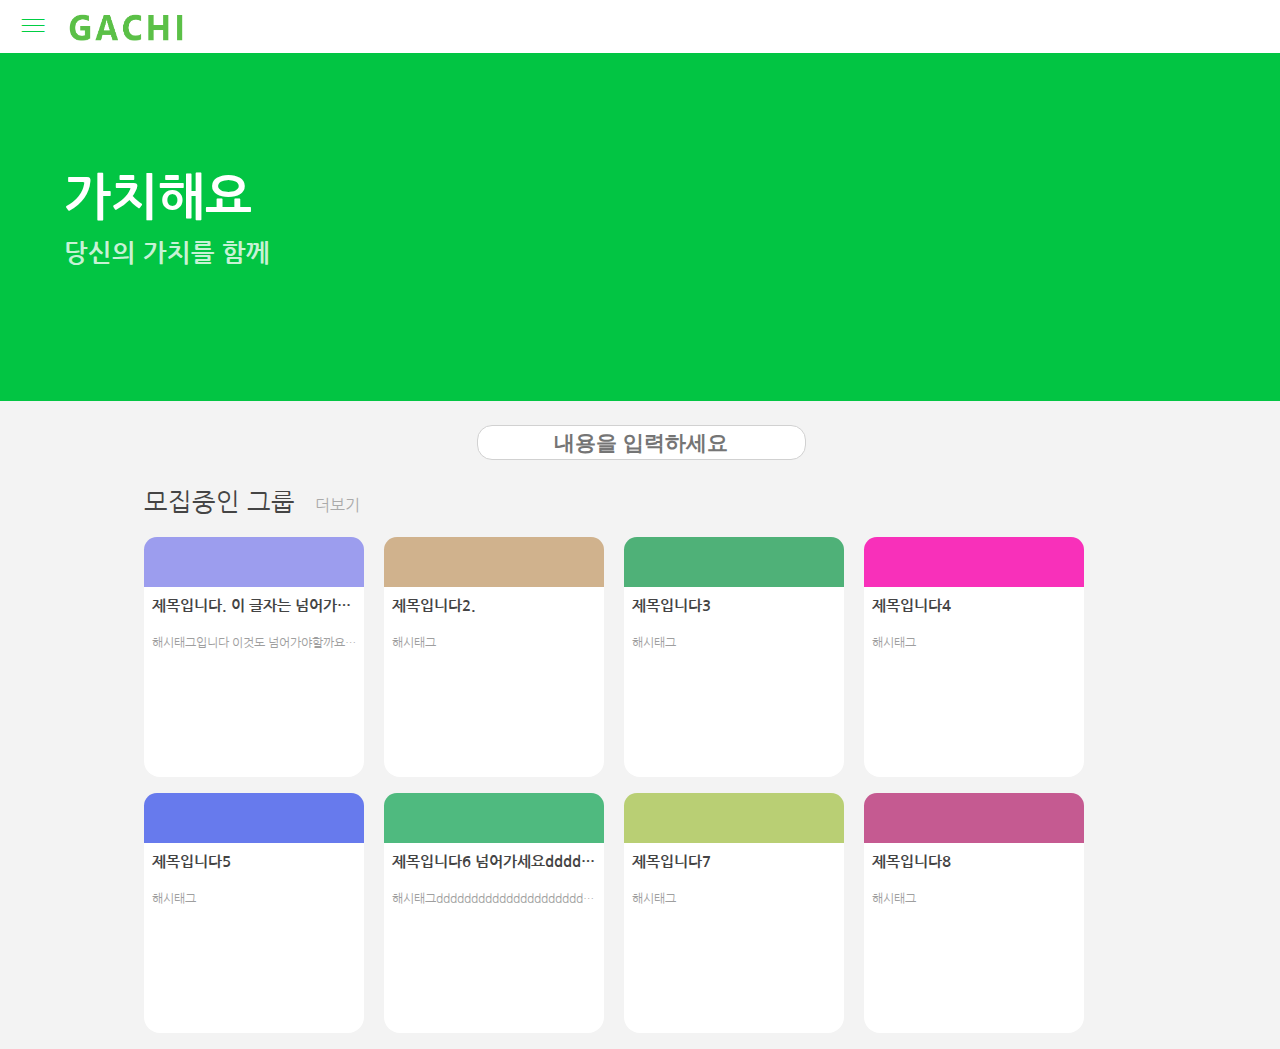
<file: index.html>
<!DOCTYPE html>
<html>

<head>
  <meta charset="UTF-8" />
  <link rel="stylesheet" href="styles.css">
  <title>가치해요</title>
</head>

<!--class : css와 같은 서식 / id : js이용시 js~ 사용-->

<body>
  <div class="frame">
    <!--네비게이션-->
    <div class="menu">
      <input type="checkbox" id="toggle">
      <label for="toggle" class="btn">&equiv;</label>
      <label for="toggle" class="closer"></label>
      <img src="img/logo128.png" class="brandLogo" onclick="myHome()">
      <div class="offcanvas">
        <h1></h1>
        <ul>
          <li>
            <a href="index.html">HOME</a>
          </li>
          <li>
            <a href="loginPage.html">로그인</a>
          </li>
          <li>
            <a href="recruitPage.html">그룹 모집</a>
          </li>
          <li>
            <a href="group.html">나의 그룹</a>
          </li>
          <li>
            <a href="schedule.html">일정표</a>
          </li>
        </ul>
      </div>
    </div>

    <!--소개-->
    <section class="introduce">
      <div class="inner">
        <h1>가치해요</h1>
        <p>당신의 가치를 함께</p>
      </div>
    </section>

    <!--게시판-->
    <div class="bullentboard">

      <div class="searchBox">
        <input type="text" placeholder="내용을 입력하세요" class="searchInput" />
      </div>

      <div class="postBox">
        <h1>모집중인 그룹</h1>
        <a id="seeMore" onclick="goRecuitPage()">더보기</a>
        <div class="postCard">
          <ul>
            <li class="card">
              <div class="cardDeco" id="paintCardColor1"></div>
              <p>제목입니다. 이 글자는 넘어가야합니다.</p><a>해시태그입니다 이것도 넘어가야할까요? 고민입니다.</a>
            </li>
            <li class="card">
              <div class="cardDeco" id="paintCardColor2"></div>
              <p>제목입니다2.</p><a>해시태그</a>
            </li>
            <li class="card">
              <div class="cardDeco" id="paintCardColor3"></div>
              <p>제목입니다3</p><a>해시태그</a>
            </li>
            <li class="card">
              <div class="cardDeco" id="paintCardColor4"></div>
              <p>제목입니다4</p><a>해시태그</a>
            </li>
            <li class="card">
              <div class="cardDeco" id="paintCardColor5"></div>
              <p>제목입니다5</p><a>해시태그</a>
            </li>
            <li class="card">
              <div class="cardDeco" id="paintCardColor6"></div>
              <p>제목입니다6 넘어가세요ddddddddddddddddd</p><a>해시태그ddddddddddddddddddddddd</a>
            </li>
            <li class="card">
              <div class="cardDeco" id="paintCardColor7"></div>
              <p>제목입니다7</p><a>해시태그</a>
            </li>
            <li class="card">
              <div class="cardDeco" id="paintCardColor8"></div>
              <p>제목입니다8</p><a>해시태그</a>
            </li>
          </ul>
        </div>

      </div>

    </div>
  </div>

  <script src="click.js"></script>
  <script src="randomCardColor.js"></script>
</body>

</html>
</file>
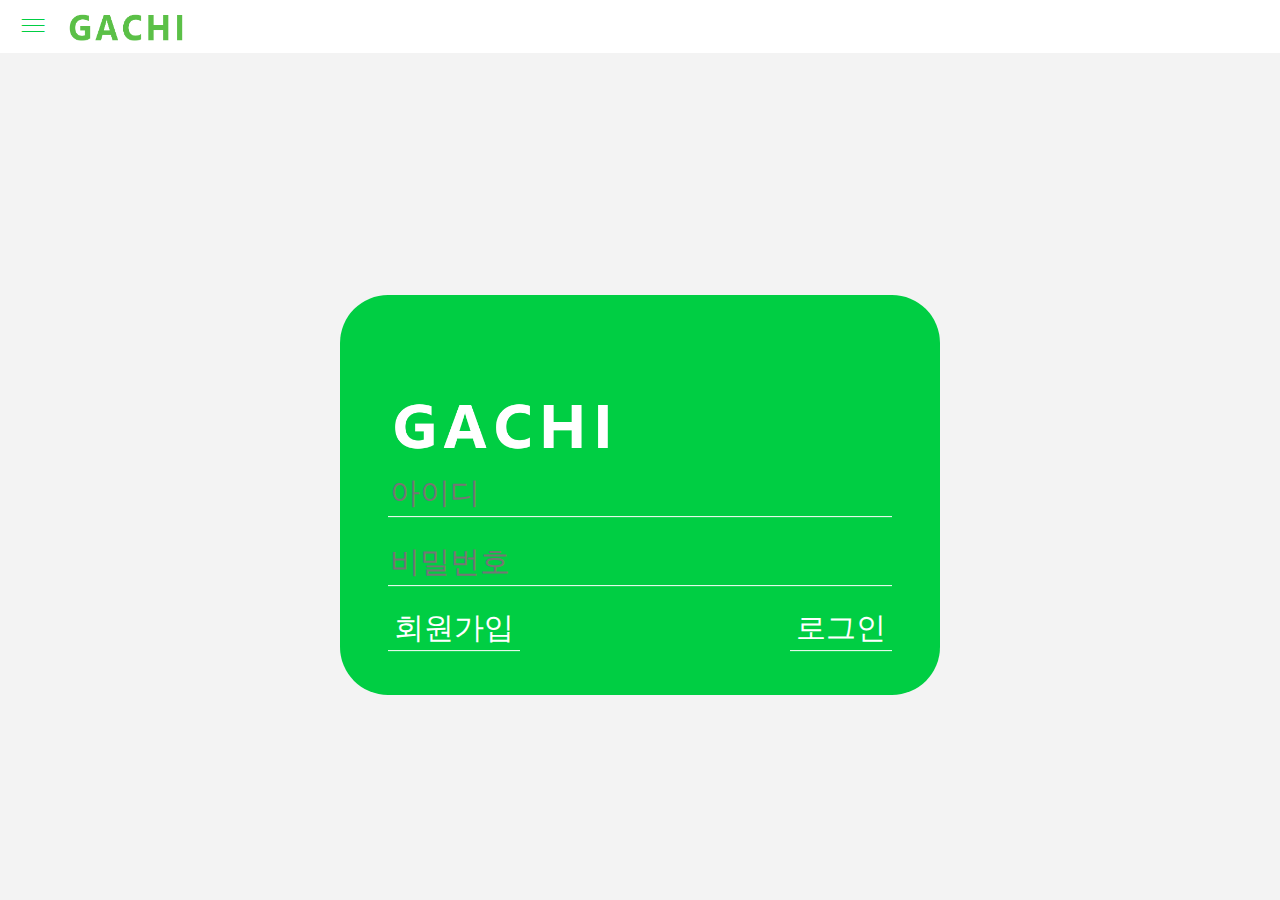
<file: loginPage.html>
<!DOCTYPE html>
<!--로그인페이지-->
<html>

<head>
    <meta charset="UTF-8" />
    <link rel="stylesheet" href="styles.css">
    <title>GACHI_LOGIN</title>
</head>

<body>
    <div class="loginFrame">
        <div class="menu">
            <input type="checkbox" id="toggle">
            <label for="toggle" class="btn">&equiv;</label>
            <label for="toggle" class="closer"></label>
            <img src="img/logo128.png" class="brandLogo" onclick="myHome()">
            <div class="offcanvas">
                <h1></h1>
                <ul>
                    <li>
                        <a href="index.html" id="jsGoHome">HOME</a>
                    </li>
                    <li>
                        <a href="loginPage.html">로그인</a>
                    </li>
                    <li>
                        <a href="recruitPage.html">그룹 모잡</a>
                    </li>
                    <li>
                        <a href="group.html">나의 그룹</a>
                    </li>
                    <li>
                        <a href="schedule.html">일정표</a>
                    </li>
                </ul>
            </div>
        </div>
        <div class="loginBox">
            <div class="loginSection">
                <ul class="loginList">
                    <li><img src="img/logo128White.png" class="LoginBandLogo"></li>
                    <li><input class="inputLogin" type="text" placeholder="아이디" /></li>
                    <li><input class="inputLogin" type="password" placeholder="비밀번호" /></li>
                    <li><button class="enterLogin">로그인</button></li>
                    <li><button class="signUp" onclick="signUpPage()">회원가입</button></li>
                </ul>
            </div>
        </div>
    </div>
    <script src="click.js"></script>
</body>

</html>
</file>
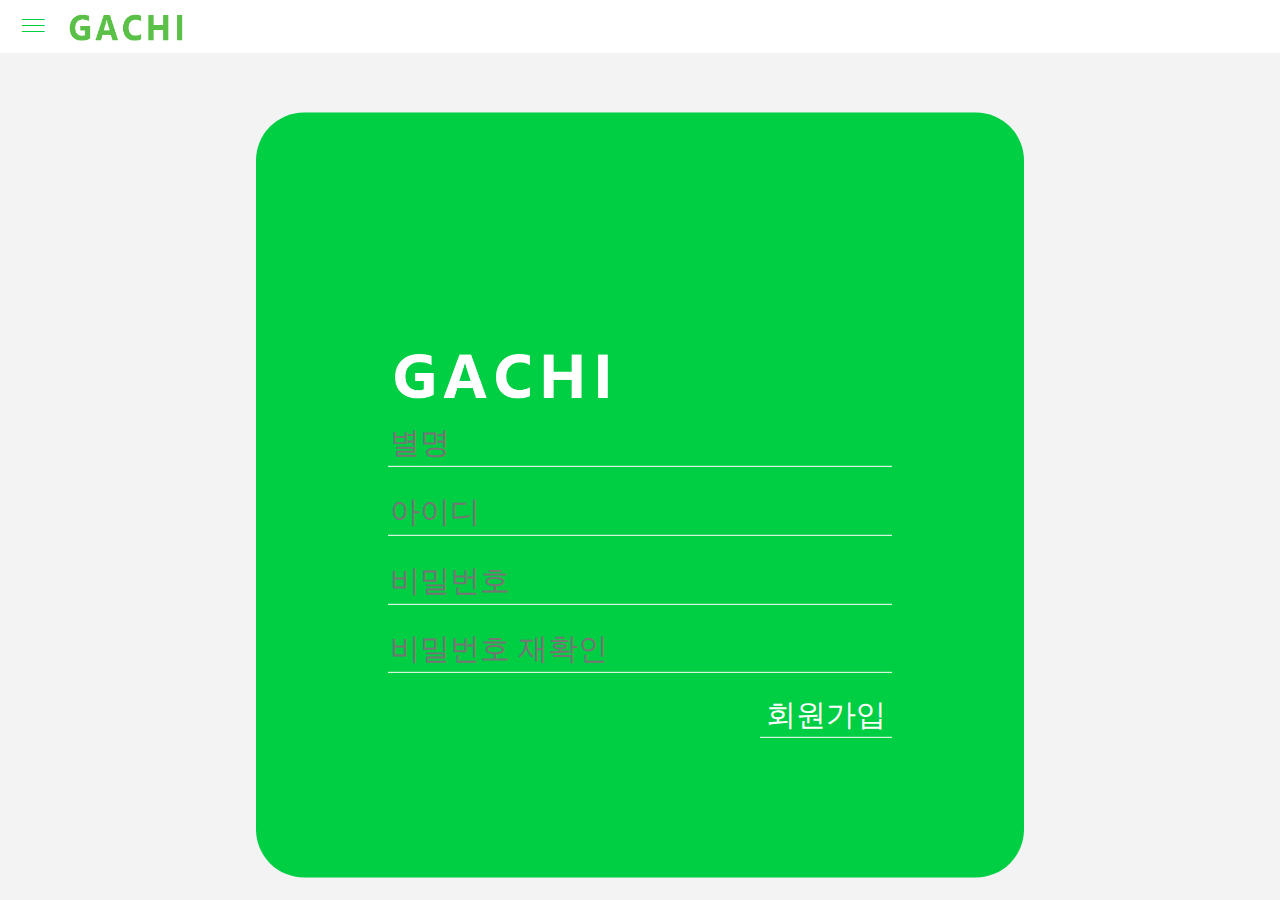
<file: signUp.html>
<!DOCTYPE html>
<!--로그인페이지-->
<html>

<head>
    <meta charset="UTF-8" />
    <link rel="stylesheet" href="styles.css">
    <title>GACHI_SIGNUP</title>
</head>

<body>

    <div class="loginFrame">
        <div class="menu">
            <input type="checkbox" id="toggle">
            <label for="toggle" class="btn">&equiv;</label>
            <label for="toggle" class="closer"></label>
            <img src="img/logo128.png" class="brandLogo" onclick="myHome()">
            <div class="offcanvas">
                <h1></h1>
                <ul>
                    <li>
                        <a href="index.html" id="jsGoHome">HOME</a>
                    </li>
                    <li>
                        <a href="loginPage.html">로그인</a>
                    </li>
                    <li>
                        <a href="group.html">나의 그룹</a>
                    </li>
                    <li>
                        <a href="schedule.html">일정표</a>
                    </li>
                </ul>
            </div>
        </div>
        <div class="loginBox">
            <!-- php 넘겨줌 -->
            <div class="signSection">
                <form action="sign_up.php" method="POST">
                    <ul class="loginList">
                        <li><img src="img/logo128White.png" class="LoginBandLogo"></li>
                        <li><input class="inputLogin" type="text" placeholder="별명" name="u_name" /></li>
                        <li><input class="inputLogin" type="text" placeholder="아이디" name="id" /></li>
                        <li><input class="inputLogin" type="password" id="pwdCheck" onchange="checkPw()"
                                placeholder="비밀번호" name="pwd" /></li>
                        <li><input class="inputLogin" type="password" id="pwdCheckRe" onchange="checkPw()"
                                placeholder="비밀번호 재확인" />
                            <span id="passPw"></span></li>
                        <li><button class="enterLogin" id="activeButton" type="submit" name="submit">회원가입</button></li>
                    </ul>
                </form>
            </div>
        </div>
    </div>
    <script src="click.js"></script>
    <script src="checkPassword.js"></script>

</body>

</html>
</file>
<file: styles.css>
@import url('https://fonts.googleapis.com/css2?family=Nanum+Gothic:wght@800&display=swap');
/*
메인페이지 스타일입니다.
로고 코드 #00ce43
테두리 코드 #d3d3d3
*/

/* 기본설정 */
html, body, div, span, applet, object, iframe, h1, h2, h3, h4, h5, h6, p, blockquote, pre, a, abbr, acronym, address, big, cite, code, del, dfn, em, img, ins, kbd, q, s, samp, small, strike, strong, sub, sup, tt, var, b, u, i, center, dl, dt, dd, ol, ul, li, fieldset, form, label, legend, table, caption, tbody, tfoot, thead, tr, th, td, article, aside, canvas, details, embed, figure, figcaption, footer, header, hgroup, menu, nav, output, ruby, section, summary, time, mark, audio, video {
    margin: 0;
    padding: 0;
    border: 0;
    font-size: 100%;
    font: inherit;
    vertical-align: baseline;
}


body, input, select, textarea {
    font-family: dotumArial, Helvetica, sans-serif;
    font-weight: 400;
    font-size:1rem;
    line-height: 1.50;
}

body {
    font-family: 'Nanum Gothic', sans-serif;
    background-color: rgb(243, 243, 243); /*#ffffff*/
    color: #444444;
    -webkit-text-size-adjust: none;
    min-width: 1000px;
}

/* 메뉴바 */
.menu {
    width: 100%;
    overflow: hidden;
    background-color: #ffffff;
    padding:0px 20px;
    display: flex;
    position: fixed;
    z-index: 1;
}
.menuContainer {
    width: 100%;
    display: flex;
    align-items: center;
}
.brandLogo {
    margin: 0 5px 4px 20px;
    width: 120px;
}
.logoutContainer {
    display: flex;
    margin: 0 2rem 0 auto;
}
#logoutBox {
    display: flex;
    position: relative;
    background-color: inherit;
    outline: none;
    border: 0px;
    border-radius: 20%;
}
#logoutBox:hover {
    cursor: pointer;
    background-color: #c0c0c0;
    transition: 1s;
}
.logoutBtn {
    width: 17px;
}

.brandLogo:hover {
    cursor: pointer;
}
.LoginBandLogo {
    width: 45%;
    height: 45%;
}
#toggle {
    display:none;
}
.btn {
    font-size: 35px;
    color: #00ce43;
    display:inline-block;
    background: none;
    cursor: pointer;
}
.btn:hover {
    transition: 0.5s;
    color: #033d16
}
.closer {
    position:fixed;
    display:none;
    width:100%;
    height:100%;
    top:0;
    bottom:0;
    left:0;
    right:0;
    background:rgba(0,0,0,0.05);
    z-index: 2;
}
#toggle:checked ~ .menu {
    position: unset;
}
#toggle:checked ~ .offcanvas {
    display: block;
    transform:translateX(0);
    transition: transform 0.4s ease-out;
}
#toggle:checked ~ .closer {
    transform:hidden;
    display:block;
    font-size:30px;
}
.offcanvas {
    overflow: hidden;
    min-width: 150px;
    position: fixed;
    z-index: 100;
    display:hidden;
    width:200px;
    top:0;
    left:0;
    bottom:0;
    transform:translateX(-100%);
    transition:transform 0.2s ease-out;
    background:#ffffff;
}
.offcanvas h1 {
    margin:0;
    display:inline-block;
    width:100%;
    height:40px;
    line-height:40px;
    background:rgba(0,0,0,0.0);
    font-size:19px;
    color:#fff;
    text-align:center;
}
.offcanvas ul {
    padding:0;
}
.offcanvas ul li {
    list-style:none;
    display:inlnie-block;
    width:100%;
    height:40px;
    float:left;
    box-sizing:border-box;
    margin:0;
    padding:0 20px;
}
.offcanvas ul li:hover {
    background:rgba(0,0,0,0.05);
}
.offcanvas ul li a {
    display:inline-block;
    width:100%;
    height:40px;
    line-height:40px;
    color:rgb(0, 0, 0);
    text-decoration:none;
}

/* 소개영역 */
.introduce {
    height: auto !important;
    margin: auto;
    margin-top: 0px;
    padding: 10rem 4rem 8rem 4rem;
    background-color: #02c543;
}
.inner h1 {
    text-align : left;
    font-size: 50px;
    font-weight: bold;
    color: rgb(255, 255, 255);
}
.inner p {
    position: relative;
    text-align: left;
    font-size: 25px;
    font-weight: bold;
    color: rgb(255, 255, 255, 0.8);
}
.headerUserName {
    
}

/*게시판 영역*/
.bullentboard {
    width: 85%;
    background-color: rgb(243, 243, 243); /*rgb(243, 243, 243)*/
    position: relative;
    overflow: hidden;
    margin: auto;
}

.searchBox {
    width: 30%;
    margin: 1.5rem auto;
    
}
.searchInput {
    width: 99%;
    height: auto;
    font-size: 1.3rem;
    font-weight: bolder;
    border: thick solid;
    border-width: 1px;
    border-color: rgb(209, 209, 209);
    border-radius: 15px;
    text-align: center;
}
.searchInput:focus {
    outline: none;
}

.postBox {
    position: relative;
    margin: 0 3rem 0 3rem;
    width: 100%;
}
.postBox h1 {
    display: inline;
    font-size: 25px;
}
#seeMore {
    color: #aaaaaa;
    display: inline;
    margin: 0 auto 1em auto;
    margin-left: 1rem;
}
#seeMore:hover {
    cursor:pointer;
    color: #8b8b8b
}

.postCard {
    width: 100%;
    margin-top: 1rem;
}
.card {
    display: inline-block;
    width: 220px;
    height: 240px;
    background-color: rgb(255, 255, 255);
    border: thick solid 1px;
    border-radius: 1rem;
    border-color: #bdbdbd;
    list-style-type: none;
    margin: 0 1rem 1rem 0;
}
.cardDeco {
    position: relative;
    opacity: 0.9;
    width: 100%;
    height: 50px;
    overflow: hidden;
    display: block;
    border-radius: 0.8rem 0.8rem 0 0;
    background-color: #3CB371;
}
.card:hover {
    cursor: pointer;
}
.card p {
    font-weight: bolder;
    font-size: 15px;
}
.card a {
    font-size: 12px;
    color: #9e9e9e;
}
.card p, .card a { /*생략기호 표시 코드*/
    text-overflow: ellipsis;
    white-space: nowrap;
    position: relative;
    display: block;
    overflow: hidden;
    padding: 0.5rem;
}
.cardImg {
    overflow: hidden;
    display: block;
    border-radius: 0.8rem 0.8rem 0 0;
    width: 100%;
    max-height: 150px;
    min-height: 150px;
}
.searchTitle {
    font-weight: bold;
    font-size: 2rem;
    text-align: center;
}

/*
로그인페이지 스타일
*/
.loginFrame {
    width: 100%;
    height: 100%;
}
.loginSection, .signSection {
    width: 600px;
    height: 400px;
    background-color: #00ce43;
    border: thick solid 2px;
    border-color: #01c542;
    border-radius: 3rem;
}
.signSection {
    width: 60%;
    height: 85%;
}
.loginList {
    float:center;
    list-style-type: none;
}
.loginSection, .loginList, .signSection { /*div중앙정렬*/
    position: absolute;
    top: 55%; left: 50%;
    transform: translate(-50%, -50%);
}

.inputLogin {
    margin-bottom: 1.3rem;
    width: 500px;
    color: #ffffff;
}
.inputLogin:focus, .enterLogin:focus, .signUp:focus {
    outline: none;
}
.enterLogin {
    color: #ffffff;
    float: right;
}
.signUp {
    color: #ffffff;
    float: left;
}
.enterLogin:hover, .signUp:hover {
    color: #8b8b8b;
    cursor: pointer;
}
.inputLogin, .enterLogin, .signUp {
    background-color: inherit;
    border: thick solid;
    border-width: 0px 0px 1px 0px;
    border-color: #ffffff;
    font-size: 30px;
}

/*
    그룹모집 게시판
*/
.mainBox {
    position: absolute;
    margin: 4rem auto;
    width: 100%;
}
.postInner {
    position: relative;
    display: flex-block;
    list-style-type: none;
    width: 50%;
    margin: 0 auto 0.5rem auto;
    padding: 1em 2em 1em 2em;
    border: 1px solid #e6e6e6;
    background-color: #ffffff;
    box-shadow: 0 1px 1px 0 #a8a8a8;
}
.postInner:hover {
    background-color: #e6e6e6;
}
.postInner p, .postInner h3{
    margin-bottom:0.2em;
}
.postNum {
    color: #9e9e9e;
}
.postContent {
    color : #4b4b4b;
}
.postHead {
    display: flex;
    list-style-type: none;
}
.postHeadInner {
    display: inline;
    margin-right: 1em;
}
.postWriter {
    width: 100%;
    float: right;
}
.postInfo {
    display: flex;
    width: 100%;
    color:#9e9e9e;
    position: relative;
    list-style-type: none;
}
.postInfoInner {
    display: inline;
    margin: 0rem 1rem 0.5rem 0rem;
}
.writePost {
    width: 100%;
    height: auto;
    display: flex;
    margin: 0.5rem auto auto auto;
    background-color: #18ce55;
    border-radius: 15px;
    color: #e7e7e7;
}
.writePost:hover {
    background-color: #bdbdbd;
}
.writePost a{
    width: 100%;
    font-size: 1.3rem;
    text-align: center;
    text-decoration: none;
    color: inherit;
    margin: 0 auto 0 auto;
}
.paging {
    display: flex;
    position: relative;
    width: 50%;
    margin: 0 auto 0 auto;
    list-style-type: none;
}
.paging li {
    text-align: center;
    width: 100%;
    margin: 0 auto 0 auto;
    text-decoration: none;
}
.postDelete {
    position: relative;
    display: flex;
    margin-left: auto;
}
.deleteBtn {

}
/* 게시물 작성 */
.one {
    /* background-color: #e6e6e6; */
    display: flexbox;
    height: 100%;
    width: 50%;
    margin: 0 auto 0 auto;
    padding-top: 4rem;
}
.writearea, .writeTitle {
    border: none;
    outline: none;
    width: 95%;
    font-size: 1.5rem;
    padding: 0.5rem 1rem 0.5rem 1rem; 
    /* border-radius: 10px 0px 0px 0px; */
}
.writearea {
    /* display: block; */
    resize: none;
    position: relative;
    height: 100%;
}
.writeName {
    padding-left: 1rem;
    font-size: 1.2rem;
    display: flex;
}
.writePwd {
    border: thin solid #c0c0c0;
    outline: none;
}
.sendPost {
    display: flex;
    margin-left: auto;
    border: none;
    border-radius: 3px;
    background-color: #0fdf54;
    color: #e6e6e6;
}
.sendPost:hover {
    cursor: pointer;
}

.writeTitle {
    font-weight: bold;
    height: 2rem;
    border: thin solid #c0c0c0;
    border-width: 0px 0px 1px 0px;
}
.postTop{
    margin-bottom: 0.4rem;
}
.postBody {
    border: thin solid #c0c0c0;
    border-width: 2px;
}
</file>
